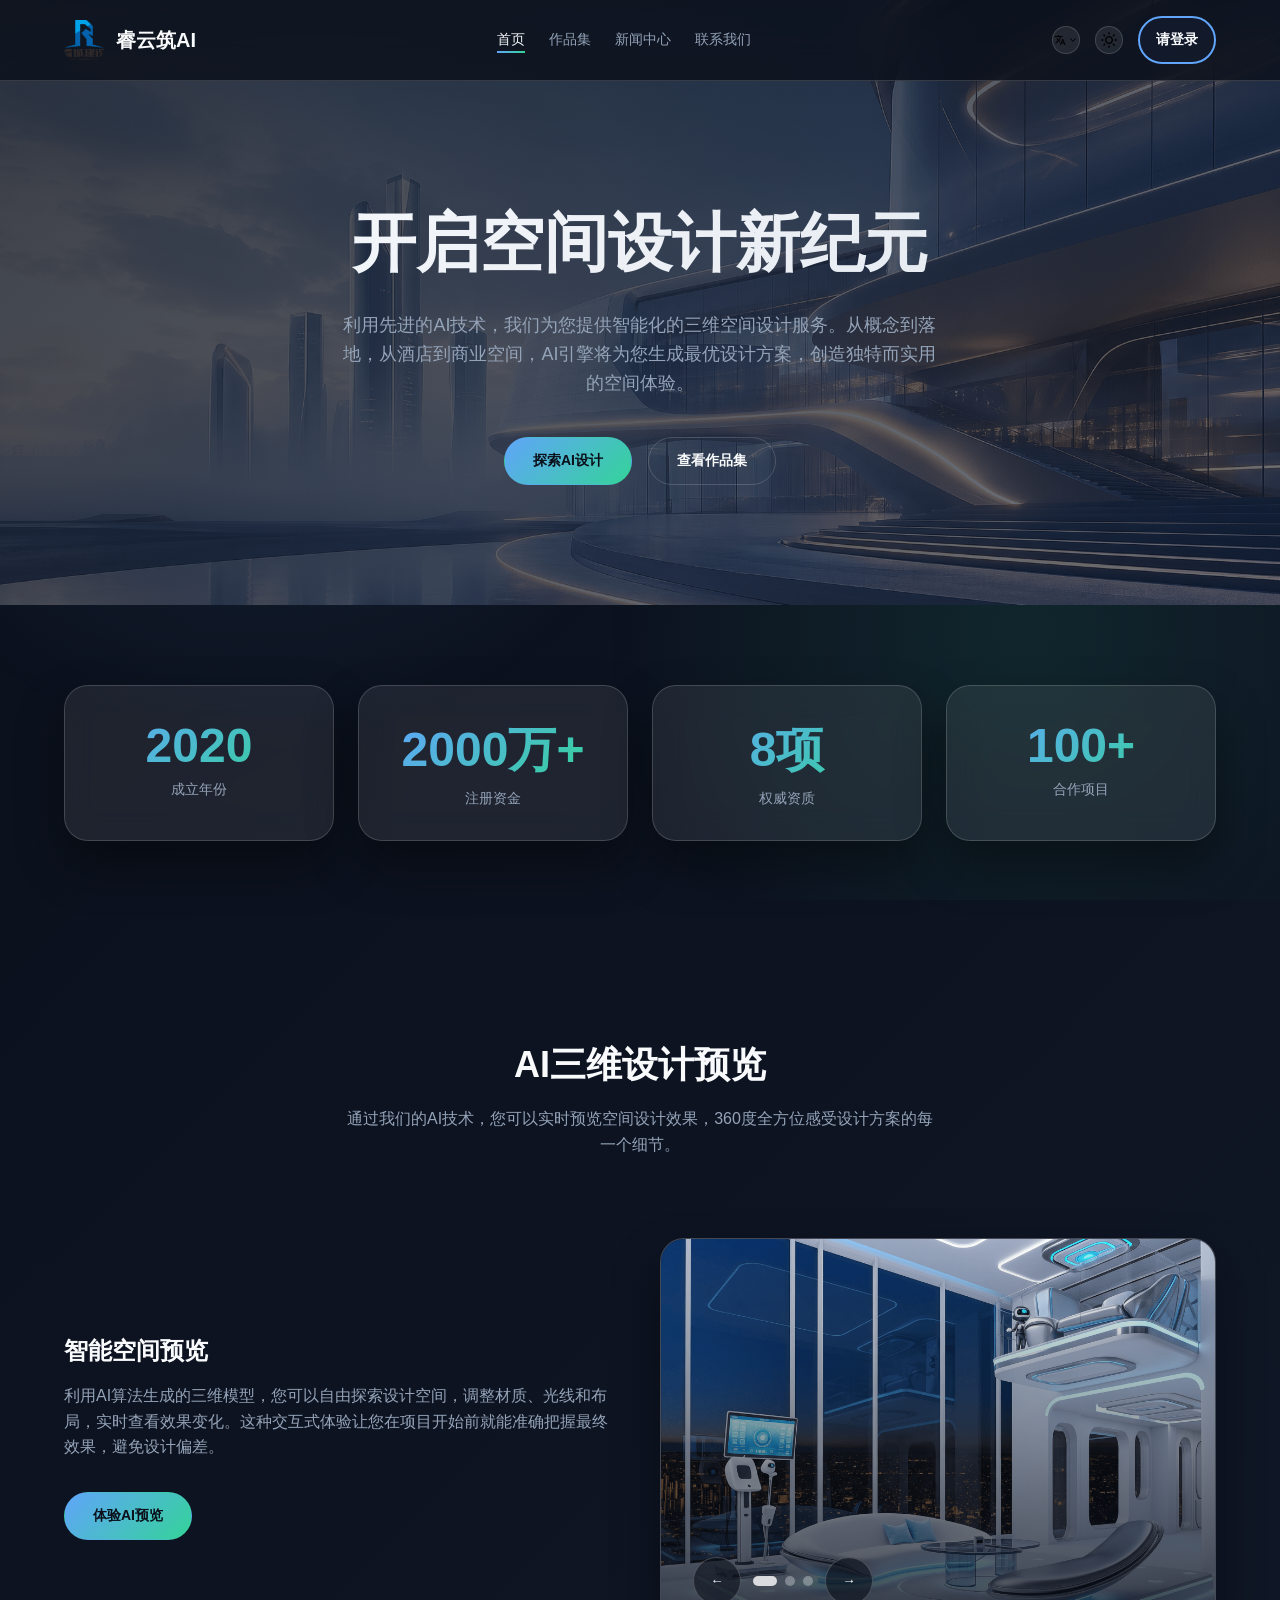
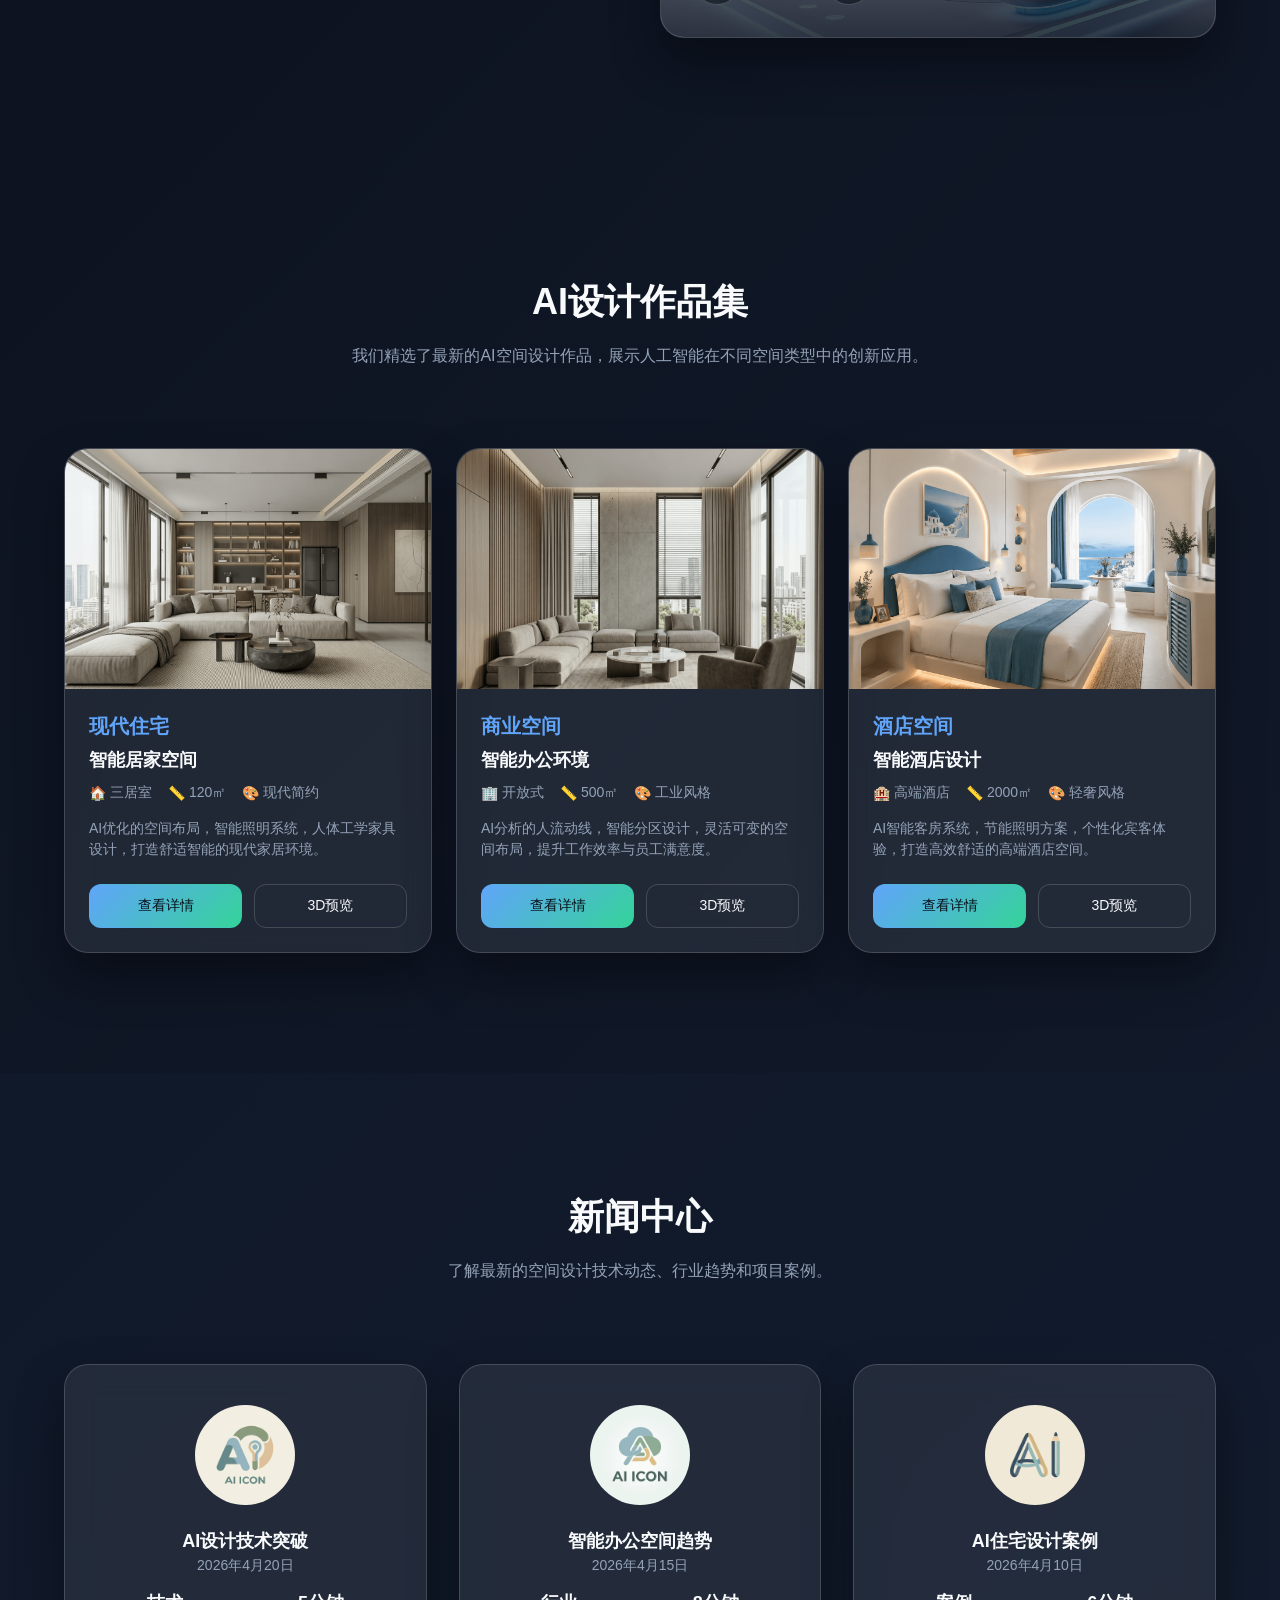
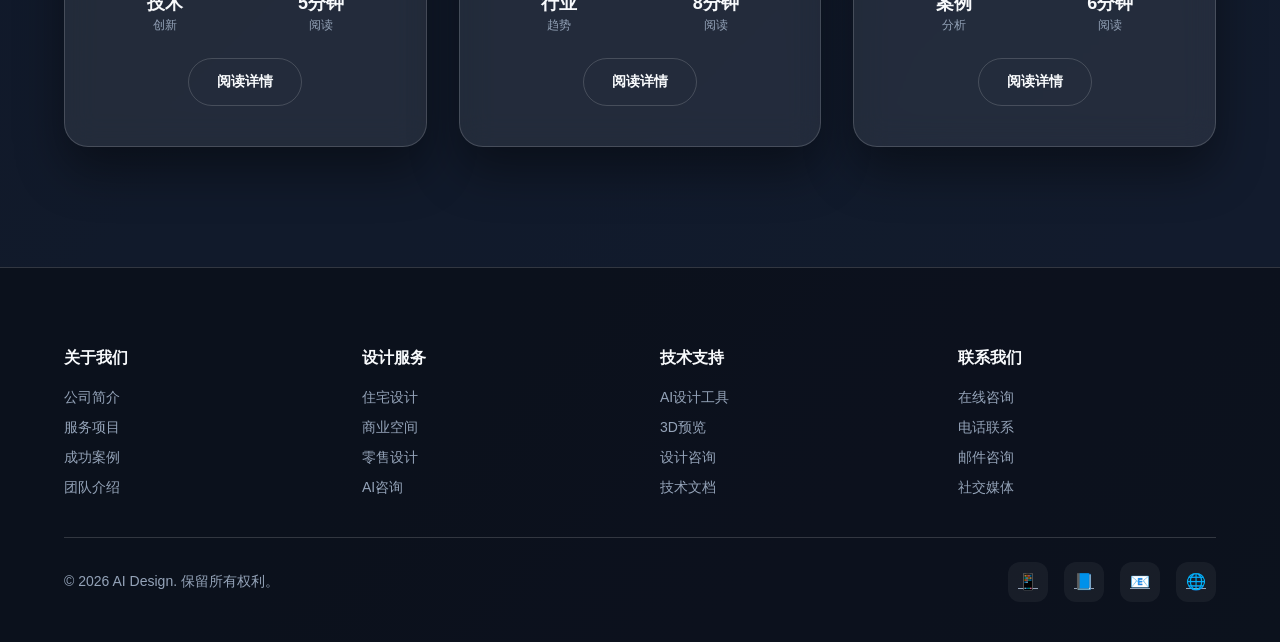
<file: index.html>
<!doctype html>
<html lang="zh-CN">
<head>
  <meta charset="UTF-8" />
  <meta name="viewport" content="width=device-width, initial-scale=1.0" />
  <title>睿云筑AI | 智能化设计平台</title>
  <link rel="stylesheet" href="styles/style.css" />
  <link rel="stylesheet" href="styles/themes.css" />
</head>
<body>
  <header>
    <div class="container header-content">
      <a href="#" class="logo">
        <img src="assets/logo.png" alt="Logo" class="logo-icon">
        <span>睿云筑AI</span>
      </a>
      <nav class="nav-links">
        <a href="#" class="active">首页</a>
        <a href="#properties">作品集</a>
        <a href="#agents">新闻中心</a>
        <a href="contact.html">联系我们</a>
      </nav>
      <div class="header-actions">
        <div class="language-switch-wrapper">
          <button class="language-switch" id="languageSwitch" type="button" aria-haspopup="true" aria-expanded="false" aria-label="切换语言">
            <span class="text">
              <svg xmlns="http://www.w3.org/2000/svg" aria-hidden="true" focusable="false" viewBox="0 0 24 24" class="option-icon">
                <path d="M0 0h24v24H0z" fill="none"></path>
                <path d="M12.87 15.07l-2.54-2.51.03-.03c1.74-1.94 2.98-4.17 3.71-6.53H17V4h-7V2H8v2H1v1.99h11.17C11.5 7.92 10.44 9.75 9 11.35 8.07 10.32 7.3 9.19 6.69 8h-2c.73 1.63 1.73 3.17 2.98 4.56l-5.09 5.02L4 19l5-5 3.11 3.11.76-2.04zM18.5 10h-2L12 22h2l1.12-3h4.75L21 22h2l-4.5-12zm-2.62 7l1.62-4.33L19.12 17h-3.24z"></path>
              </svg>
              <svg xmlns="http://www.w3.org/2000/svg" aria-hidden="true" focusable="false" viewBox="0 0 24 24" class="text-icon">
                <path d="M12,16c-0.3,0-0.5-0.1-0.7-0.3l-6-6c-0.4-0.4-0.4-1,0-1.4s1-0.4,1.4,0l5.3,5.3l5.3-5.3c0.4-0.4,1-0.4,1.4,0s0.4,1,0,1.4l-6,6C12.5,15.9,12.3,16,12,16z"></path>
              </svg>
            </span>
          </button>
          <div class="language-menu glass" id="languageMenu">
            <div class="language-items">
              <p class="language-title">简体中文</p>
              <div class="language-item">
                <a href="#" class="language-link">English</a>
              </div>
              <div class="language-item">
                <a href="#" class="language-link">日本語</a>
              </div>
              <div class="language-item">
                <a href="#" class="language-link">Español</a>
              </div>
            </div>
          </div>
        </div>
        <button class="theme-switch" id="themeSwitch" type="button" role="switch" aria-label="toggle dark mode">
          <span class="icon">
            <svg xmlns="http://www.w3.org/2000/svg" aria-hidden="true" focusable="false" viewBox="0 0 24 24" class="sun">
              <path d="M12,18c-3.3,0-6-2.7-6-6s2.7-6,6-6s6,2.7,6,6S15.3,18,12,18zM12,8c-2.2,0-4,1.8-4,4c0,2.2,1.8,4,4,4c2.2,0,4-1.8,4-4C16,9.8,14.2,8,12,8z"></path>
              <path d="M12,4c-0.6,0-1-0.4-1-1V1c0-0.6,0.4-1,1-1s1,0.4,1,1v2C13,3.6,12.6,4,12,4z"></path>
              <path d="M12,24c-0.6,0-1-0.4-1-1v-2c0-0.6,0.4-1,1-1s1,0.4,1,1v2C13,23.6,12.6,24,12,24z"></path>
              <path d="M5.6,6.6c-0.3,0-0.5-0.1-0.7-0.3L3.5,4.9c-0.4-0.4-0.4-1,0-1.4s1-0.4,1.4,0l1.4,1.4c0.4,0.4,0.4,1,0,1.4C6.2,6.5,5.9,6.6,5.6,6.6z"></path>
              <path d="M19.8,20.8c-0.3,0-0.5-0.1-0.7-0.3l-1.4-1.4c-0.4-0.4-0.4-1,0-1.4s1-0.4,1.4,0l1.4,1.4c0.4,0.4,0.4,1,0,1.4C20.3,20.7,20,20.8,19.8,20.8z"></path>
              <path d="M3,13H1c-0.6,0-1-0.4-1-1s0.4-1,1-1h2c0.6,0,1,0.4,1,1S3.6,13,3,13z"></path>
              <path d="M23,13h-2c-0.6,0-1-0.4-1-1s0.4-1,1-1h2c0.6,0,1,0.4,1,1S23.6,13,23,13z"></path>
              <path d="M4.2,20.8c-0.3,0-0.5-0.1-0.7-0.3c-0.4-0.4-0.4-1,0-1.4l1.4-1.4c0.4-0.4,1-0.4,1.4,0s0.4,1,0,1.4l-1.4,1.4C4.7,20.7,4.5,20.8,4.2,20.8z"></path>
              <path d="M18.4,6.6c-0.3,0-0.5-0.1-0.7-0.3c-0.4-0.4-0.4-1,0-1.4l1.4-1.4c0.4-0.4,1-0.4,1.4,0s0.4,1,0,1.4l-1.4,1.4C18.9,6.5,18.6,6.6,18.4,6.6z"></path>
            </svg>
            <svg xmlns="http://www.w3.org/2000/svg" aria-hidden="true" focusable="false" viewBox="0 0 24 24" class="moon">
              <path d="M12.1,22c-0.3,0-0.6,0-0.9,0c-5.5-0.5-9.5-5.4-9-10.9c0.4-4.8,4.2-8.6,9-9c0.4,0,0.8,0.2,1,0.5c0.2,0.3,0.2,0.8-0.1,1.1c-2,2.7-1.4,6.4,1.3,8.4c2.1,1.6,5,1.6,7.1,0c0.3-0.2,0.7-0.3,1.1-0.1c0.3,0.2,0.5,0.6,0.5,1c-0.2,2.7-1.5,5.1-3.6,6.8C16.6,21.2,14.4,22,12.1,22zM9.3,4.4c-2.9,1-5,3.6-5.2,6.8c-0.4,4.4,2.8,8.3,7.2,8.7c2.1,0.2,4.2-0.4,5.8-1.8c1.1-0.9,1.9-2.1,2.4-3.4c-2.5,0.9-5.3,0.5-7.5-1.1C9.2,11.4,8.1,7.7,9.3,4.4z"></path>
            </svg>
          </span>
        </button>
        <div class="user-profile">
          <button class="avatar-btn" id="avatarBtn" type="button" aria-label="用户菜单">
            <span class="avatar-icon">U</span>
            <span class="login-text">请登录</span>
          </button>
          <div class="avatar-menu glass" id="avatarMenu">
            <a href="#" class="menu-item">个人主页</a>
            <a href="#" class="menu-item">账号设置</a>
            <a href="#" class="menu-item">退出登录</a>
          </div>
        </div>
      </div>
    </div>
  </header>

  <main>
    <!-- Hero Section -->
    <section class="hero">
      <div class="container">
        <h1>开启空间设计新纪元</h1>
        <p>利用先进的AI技术，我们为您提供智能化的三维空间设计服务。从概念到落地，从酒店到商业空间，AI引擎将为您生成最优设计方案，创造独特而实用的空间体验。</p>
        <div class="hero-buttons">
          <button class="btn btn-primary">探索AI设计</button>
          <button class="btn btn-secondary">查看作品集</button>
        </div>
      </div>
    </section>

    <!-- Stats Section -->
    <section class="stats">
      <div class="container">
        <div class="stats-grid">
          <div class="stat-card glass">
            <h3 class="stat-number">2020</h3>
            <p class="stat-label">成立年份</p>
          </div>
          <div class="stat-card glass">
            <h3 class="stat-number">2000万+</h3>
            <p class="stat-label">注册资金</p>
          </div>
          <div class="stat-card glass">
            <h3 class="stat-number">8项</h3>
            <p class="stat-label">权威资质</p>
          </div>
          <div class="stat-card glass">
            <h3 class="stat-number">100+</h3>
            <p class="stat-label">合作项目</p>
          </div>
        </div>
      </div>
    </section>

    <!-- Virtual Tour Section -->
    <section class="virtual-tour">
      <div class="container">
        <div class="section-header">
          <h2 class="section-title">AI三维设计预览</h2>
          <p class="section-subtitle">通过我们的AI技术，您可以实时预览空间设计效果，360度全方位感受设计方案的每一个细节。</p>
        </div>
        <div class="tour-container">
          <div class="tour-info">
            <h3>智能空间预览</h3>
            <p>利用AI算法生成的三维模型，您可以自由探索设计空间，调整材质、光线和布局，实时查看效果变化。这种交互式体验让您在项目开始前就能准确把握最终效果，避免设计偏差。</p>
            <button class="btn btn-primary">体验AI预览</button>
          </div>
          <div class="tour-preview glass">
            <div class="carousel-container">
              <img src="assets/main-1.png" alt="AI三维设计预览1" class="carousel-image active">
              <img src="assets/main-2.png" alt="AI三维设计预览2" class="carousel-image">
              <img src="assets/main-3.png" alt="AI三维设计预览3" class="carousel-image">
            </div>
            <div class="tour-overlay">
              <div class="tour-controls">
                <button class="control-btn prev-btn">←</button>
                <div class="carousel-indicators">
                  <span class="indicator active" data-index="0"></span>
                  <span class="indicator" data-index="1"></span>
                  <span class="indicator" data-index="2"></span>
                </div>
                <button class="control-btn next-btn">→</button>
              </div>
            </div>
          </div>
        </div>
      </div>
    </section>

    <!-- Portfolio Section -->
    <section class="featured-listings" id="properties">
      <div class="container">
        <div class="section-header">
          <h2 class="section-title">AI设计作品集</h2>
          <p class="section-subtitle">我们精选了最新的AI空间设计作品，展示人工智能在不同空间类型中的创新应用。</p>
        </div>
        <div class="listings-grid">
          <div class="property-card glass">
            <div class="property-image">
              <span class="property-badge">住宅</span>
              <img src="./assets/footer-2.png" alt="现代住宅设计">
            </div>
            <div class="property-info">
              <h3 class="property-price">现代住宅</h3>
              <h4 class="property-title">智能居家空间</h4>
              <div class="property-details">
                <div class="detail-item">
                  <span>🏠</span>
                  <span>三居室</span>
                </div>
                <div class="detail-item">
                  <span>📏</span>
                  <span>120㎡</span>
                </div>
                <div class="detail-item">
                  <span>🎨</span>
                  <span>现代简约</span>
                </div>
              </div>
              <p class="property-description">AI优化的空间布局，智能照明系统，人体工学家具设计，打造舒适智能的现代家居环境。</p>
              <div class="property-actions">
                <button class="action-btn action-btn-primary">查看详情</button>
                <button class="action-btn action-btn-secondary">3D预览</button>
              </div>
            </div>
          </div>
          <div class="property-card glass">
            <div class="property-image">
              <span class="property-badge">商业</span>
              <img src="./assets/footer-1.png" alt="商业办公空间">
            </div>
            <div class="property-info">
              <h3 class="property-price">商业空间</h3>
              <h4 class="property-title">智能办公环境</h4>
              <div class="property-details">
                <div class="detail-item">
                  <span>🏢</span>
                  <span>开放式</span>
                </div>
                <div class="detail-item">
                  <span>📏</span>
                  <span>500㎡</span>
                </div>
                <div class="detail-item">
                  <span>🎨</span>
                  <span>工业风格</span>
                </div>
              </div>
              <p class="property-description">AI分析的人流动线，智能分区设计，灵活可变的空间布局，提升工作效率与员工满意度。</p>
              <div class="property-actions">
                <button class="action-btn action-btn-primary">查看详情</button>
                <button class="action-btn action-btn-secondary">3D预览</button>
              </div>
            </div>
          </div>
          <div class="property-card glass">
            <div class="property-image">
              <span class="property-badge">酒店</span>
              <img src="./assets/footer-3.png" alt="酒店空间设计">
            </div>
            <div class="property-info">
              <h3 class="property-price">酒店空间</h3>
              <h4 class="property-title">智能酒店设计</h4>
              <div class="property-details">
                <div class="detail-item">
                  <span>🏨</span>
                  <span>高端酒店</span>
                </div>
                <div class="detail-item">
                  <span>📏</span>
                  <span>2000㎡</span>
                </div>
                <div class="detail-item">
                  <span>🎨</span>
                  <span>轻奢风格</span>
                </div>
              </div>
              <p class="property-description">AI智能客房系统，节能照明方案，个性化宾客体验，打造高效舒适的高端酒店空间。</p>
              <div class="property-actions">
                <button class="action-btn action-btn-primary">查看详情</button>
                <button class="action-btn action-btn-secondary">3D预览</button>
              </div>
            </div>
          </div>
        </div>
      </div>
    </section>

    <!-- News Center -->
    <section class="agent-profiles" id="agents">
      <div class="container">
        <div class="section-header">
          <h2 class="section-title">新闻中心</h2>
          <p class="section-subtitle">了解最新的空间设计技术动态、行业趋势和项目案例。</p>
        </div>
        <div class="agents-grid">
          <div class="agent-card glass">
            <img src="assets/ai-icon-1.png" alt="AI图标1" class="agent-avatar">
            <h3 class="agent-name">AI设计技术突破</h3>
            <p class="agent-title">2026年4月20日</p>
            <div class="agent-stats">
              <div class="agent-stat">
                <p class="agent-stat-number">技术</p>
                <p class="agent-stat-label">创新</p>
              </div>
              <div class="agent-stat">
                <p class="agent-stat-number">5分钟</p>
                <p class="agent-stat-label">阅读</p>
              </div>
            </div>
            <button class="btn btn-secondary">阅读详情</button>
          </div>
          <div class="agent-card glass">
            <img src="assets/ai-icon-2.png" alt="AI图标2" class="agent-avatar">
            <h3 class="agent-name">智能办公空间趋势</h3>
            <p class="agent-title">2026年4月15日</p>
            <div class="agent-stats">
              <div class="agent-stat">
                <p class="agent-stat-number">行业</p>
                <p class="agent-stat-label">趋势</p>
              </div>
              <div class="agent-stat">
                <p class="agent-stat-number">8分钟</p>
                <p class="agent-stat-label">阅读</p>
              </div>
            </div>
            <button class="btn btn-secondary">阅读详情</button>
          </div>
          <div class="agent-card glass">
            <img src="assets/ai-icon-3.png" alt="AI图标3" class="agent-avatar">
            <h3 class="agent-name">AI住宅设计案例</h3>
            <p class="agent-title">2026年4月10日</p>
            <div class="agent-stats">
              <div class="agent-stat">
                <p class="agent-stat-number">案例</p>
                <p class="agent-stat-label">分析</p>
              </div>
              <div class="agent-stat">
                <p class="agent-stat-number">6分钟</p>
                <p class="agent-stat-label">阅读</p>
              </div>
            </div>
            <button class="btn btn-secondary">阅读详情</button>
          </div>
        </div>
      </div>
    </section>
  </main>

  <footer>
    <div class="container">
      <div class="footer-content">
        <div class="footer-section">
          <h4>关于我们</h4>
          <div class="footer-links">
            <a href="#">公司简介</a>
            <a href="#">服务项目</a>
            <a href="#">成功案例</a>
            <a href="#">团队介绍</a>
          </div>
        </div>
        <div class="footer-section">
          <h4>设计服务</h4>
          <div class="footer-links">
            <a href="#">住宅设计</a>
            <a href="#">商业空间</a>
            <a href="#">零售设计</a>
            <a href="#">AI咨询</a>
          </div>
        </div>
        <div class="footer-section">
          <h4>技术支持</h4>
          <div class="footer-links">
            <a href="#">AI设计工具</a>
            <a href="#">3D预览</a>
            <a href="#">设计咨询</a>
            <a href="#">技术文档</a>
          </div>
        </div>
        <div class="footer-section">
          <h4>联系我们</h4>
          <div class="footer-links">
            <a href="contact.html">在线咨询</a>
            <a href="#">电话联系</a>
            <a href="#">邮件咨询</a>
            <a href="#">社交媒体</a>
          </div>
        </div>
      </div>
      <div class="footer-bottom">
        <p>&copy; 2026 AI Design. 保留所有权利。</p>
        <div class="social-links">
          <a href="#" class="social-link">📱</a>
          <a href="#" class="social-link">📘</a>
          <a href="#" class="social-link">📧</a>
          <a href="#" class="social-link">🌐</a>
        </div>
      </div>
    </div>
  </footer>

  <script src="js/script.js"></script>
</body>
</html>
</file>
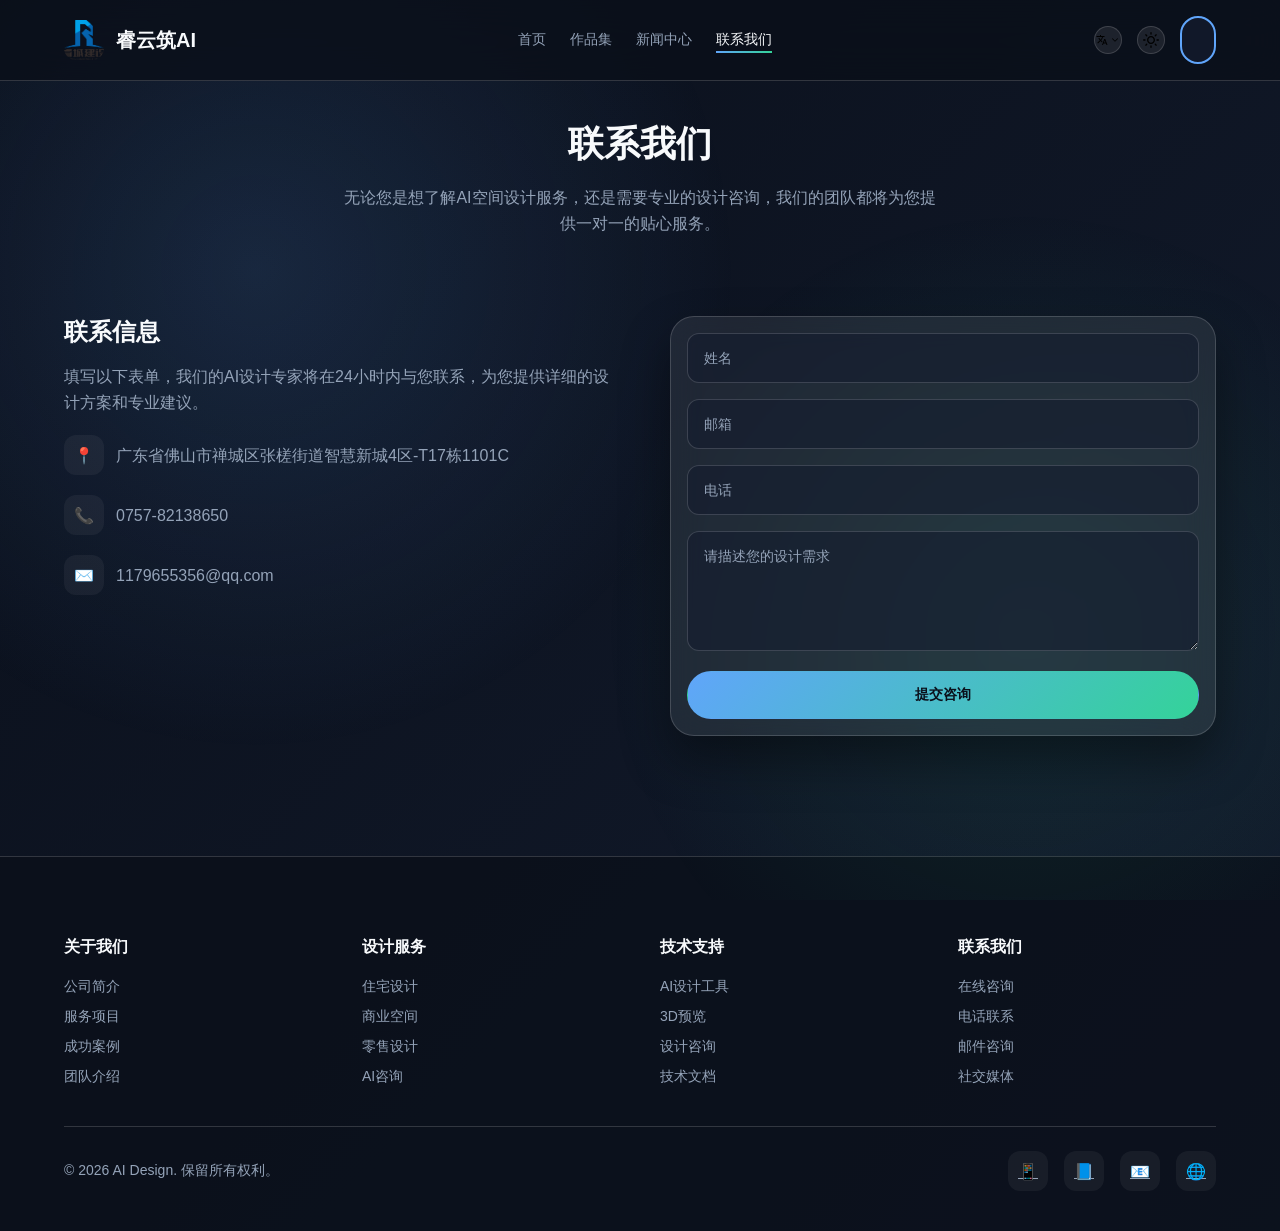
<file: contact.html>
<!doctype html>
<html lang="zh-CN">
<head>
  <meta charset="UTF-8" />
  <meta name="viewport" content="width=device-width, initial-scale=1.0" />
  <title>联系我们 | 睿云筑AI</title>
  <link rel="stylesheet" href="styles/style.css" />
  <link rel="stylesheet" href="styles/themes.css" />
</head>
<body>
  <header>
    <div class="container header-content">
      <a href="index.html" class="logo">
        <img src="assets/logo.png" alt="Logo" class="logo-icon">
        <span>睿云筑AI</span>
      </a>
      <nav class="nav-links">
        <a href="index.html">首页</a>
        <a href="index.html#properties">作品集</a>
        <a href="index.html#agents">新闻中心</a>
        <a href="contact.html" class="active">联系我们</a>
      </nav>
      <div class="header-actions">
        <div class="language-switch-wrapper">
          <button class="language-switch" id="languageSwitch" type="button" aria-haspopup="true" aria-expanded="false" aria-label="切换语言">
            <span class="text">
              <svg xmlns="http://www.w3.org/2000/svg" aria-hidden="true" focusable="false" viewBox="0 0 24 24" class="option-icon">
                <path d="M0 0h24v24H0z" fill="none"></path>
                <path d="M12.87 15.07l-2.54-2.51.03-.03c1.74-1.94 2.98-4.17 3.71-6.53H17V4h-7V2H8v2H1v1.99h11.17C11.5 7.92 10.44 9.75 9 11.35 8.07 10.32 7.3 9.19 6.69 8h-2c.73 1.63 1.73 3.17 2.98 4.56l-5.09 5.02L4 19l5-5 3.11 3.11.76-2.04zM18.5 10h-2L12 22h2l1.12-3h4.75L21 22h2l-4.5-12zm-2.62 7l1.62-4.33L19.12 17h-3.24z"></path>
              </svg>
              <svg xmlns="http://www.w3.org/2000/svg" aria-hidden="true" focusable="false" viewBox="0 0 24 24" class="text-icon">
                <path d="M12,16c-0.3,0-0.5-0.1-0.7-0.3l-6-6c-0.4-0.4-0.4-1,0-1.4s1-0.4,1.4,0l5.3,5.3l5.3-5.3c0.4-0.4,1-0.4,1.4,0s0.4,1,0,1.4l-6,6C12.5,15.9,12.3,16,12,16z"></path>
              </svg>
            </span>
          </button>
          <div class="language-menu glass" id="languageMenu">
            <div class="language-items">
              <p class="language-title">简体中文</p>
              <div class="language-item">
                <a href="#" class="language-link">English</a>
              </div>
              <div class="language-item">
                <a href="#" class="language-link">日本語</a>
              </div>
              <div class="language-item">
                <a href="#" class="language-link">Español</a>
              </div>
            </div>
          </div>
        </div>
        <button class="theme-switch" id="themeSwitch" type="button" role="switch" aria-label="toggle dark mode">
          <span class="icon">
            <svg xmlns="http://www.w3.org/2000/svg" aria-hidden="true" focusable="false" viewBox="0 0 24 24" class="sun">
              <path d="M12,18c-3.3,0-6-2.7-6-6s2.7-6,6-6s6,2.7,6,6S15.3,18,12,18zM12,8c-2.2,0-4,1.8-4,4c0,2.2,1.8,4,4,4c2.2,0,4-1.8,4-4C16,9.8,14.2,8,12,8z"></path>
              <path d="M12,4c-0.6,0-1-0.4-1-1V1c0-0.6,0.4-1,1-1s1,0.4,1,1v2C13,3.6,12.6,4,12,4z"></path>
              <path d="M12,24c-0.6,0-1-0.4-1-1v-2c0-0.6,0.4-1,1-1s1,0.4,1,1v2C13,23.6,12.6,24,12,24z"></path>
              <path d="M5.6,6.6c-0.3,0-0.5-0.1-0.7-0.3L3.5,4.9c-0.4-0.4-0.4-1,0-1.4s1-0.4,1.4,0l1.4,1.4c0.4,0.4,0.4,1,0,1.4C6.2,6.5,5.9,6.6,5.6,6.6z"></path>
              <path d="M19.8,20.8c-0.3,0-0.5-0.1-0.7-0.3l-1.4-1.4c-0.4-0.4-0.4-1,0-1.4s1-0.4,1.4,0l1.4,1.4c0.4,0.4,0.4,1,0,1.4C20.3,20.7,20,20.8,19.8,20.8z"></path>
              <path d="M3,13H1c-0.6,0-1-0.4-1-1s0.4-1,1-1h2c0.6,0,1,0.4,1,1S3.6,13,3,13z"></path>
              <path d="M23,13h-2c-0.6,0-1-0.4-1-1s0.4-1,1-1h2c0.6,0,1,0.4,1,1S23.6,13,23,13z"></path>
              <path d="M4.2,20.8c-0.3,0-0.5-0.1-0.7-0.3c-0.4-0.4-0.4-1,0-1.4l1.4-1.4c0.4-0.4,1-0.4,1.4,0s0.4,1,0,1.4l-1.4,1.4C4.7,20.7,4.5,20.8,4.2,20.8z"></path>
              <path d="M18.4,6.6c-0.3,0-0.5-0.1-0.7-0.3c-0.4-0.4-0.4-1,0-1.4l1.4-1.4c0.4-0.4,1-0.4,1.4,0s0.4,1,0,1.4l-1.4,1.4C18.9,6.5,18.6,6.6,18.4,6.6z"></path>
            </svg>
            <svg xmlns="http://www.w3.org/2000/svg" aria-hidden="true" focusable="false" viewBox="0 0 24 24" class="moon">
              <path d="M12.1,22c-0.3,0-0.6,0-0.9,0c-5.5-0.5-9.5-5.4-9-10.9c0.4-4.8,4.2-8.6,9-9c0.4,0,0.8,0.2,1,0.5c0.2,0.3,0.2,0.8-0.1,1.1c-2,2.7-1.4,6.4,1.3,8.4c2.1,1.6,5,1.6,7.1,0c0.3-0.2,0.7-0.3,1.1-0.1c0.3,0.2,0.5,0.6,0.5,1c-0.2,2.7-1.5,5.1-3.6,6.8C16.6,21.2,14.4,22,12.1,22zM9.3,4.4c-2.9,1-5,3.6-5.2,6.8c-0.4,4.4,2.8,8.3,7.2,8.7c2.1,0.2,4.2-0.4,5.8-1.8c1.1-0.9,1.9-2.1,2.4-3.4c-2.5,0.9-5.3,0.5-7.5-1.1C9.2,11.4,8.1,7.7,9.3,4.4z"></path>
            </svg>
          </span>
        </button>
        <div class="user-profile">
          <button class="avatar-btn" id="avatarBtn" type="button" aria-label="用户菜单">
            <span class="avatar-icon">U</span>
          </button>
          <div class="avatar-menu glass" id="avatarMenu">
            <a href="#" class="menu-item">个人主页</a>
            <a href="#" class="menu-item">账号设置</a>
            <a href="#" class="menu-item">退出登录</a>
          </div>
        </div>
      </div>
    </div>
  </header>

  <main>
    <!-- Contact Section -->
    <section class="contact" id="contact">
      <div class="container">
        <div class="section-header">
          <h2 class="section-title">联系我们</h2>
          <p class="section-subtitle">无论您是想了解AI空间设计服务，还是需要专业的设计咨询，我们的团队都将为您提供一对一的贴心服务。</p>
        </div>
        <div class="contact-container">
          <div class="contact-info">
            <h3>联系信息</h3>
            <p>填写以下表单，我们的AI设计专家将在24小时内与您联系，为您提供详细的设计方案和专业建议。</p>
            <div class="contact-details-center">
              <div class="contact-item">
                <div class="contact-icon">📍</div>
                <p class="contact-text">广东省佛山市禅城区张槎街道智慧新城4区-T17栋1101C</p>
              </div>
              <div class="contact-item">
                <div class="contact-icon">📞</div>
                <p class="contact-text">0757-82138650</p>
              </div>
              <div class="contact-item">
                <div class="contact-icon">✉️</div>
                <p class="contact-text">1179655356@qq.com</p>
              </div>
            </div>
          </div>
          <form class="contact-form glass">
            <div class="form-group">
              <input type="text" class="form-input" placeholder="姓名" required>
            </div>
            <div class="form-group">
              <input type="email" class="form-input" placeholder="邮箱" required>
            </div>
            <div class="form-group">
              <input type="tel" class="form-input" placeholder="电话" required>
            </div>
            <div class="form-group">
              <textarea class="form-input form-textarea" placeholder="请描述您的设计需求" required></textarea>
            </div>
            <button type="submit" class="btn btn-primary">提交咨询</button>
          </form>
        </div>
      </div>
    </section>
  </main>

  <footer>
    <div class="container">
      <div class="footer-content">
        <div class="footer-section">
          <h4>关于我们</h4>
          <div class="footer-links">
            <a href="#">公司简介</a>
            <a href="#">服务项目</a>
            <a href="#">成功案例</a>
            <a href="#">团队介绍</a>
          </div>
        </div>
        <div class="footer-section">
          <h4>设计服务</h4>
          <div class="footer-links">
            <a href="#">住宅设计</a>
            <a href="#">商业空间</a>
            <a href="#">零售设计</a>
            <a href="#">AI咨询</a>
          </div>
        </div>
        <div class="footer-section">
          <h4>技术支持</h4>
          <div class="footer-links">
            <a href="#">AI设计工具</a>
            <a href="#">3D预览</a>
            <a href="#">设计咨询</a>
            <a href="#">技术文档</a>
          </div>
        </div>
        <div class="footer-section">
          <h4>联系我们</h4>
          <div class="footer-links">
            <a href="contact.html">在线咨询</a>
            <a href="#">电话联系</a>
            <a href="#">邮件咨询</a>
            <a href="#">社交媒体</a>
          </div>
        </div>
      </div>
      <div class="footer-bottom">
        <p>&copy; 2026 AI Design. 保留所有权利。</p>
        <div class="social-links">
          <a href="#" class="social-link">📱</a>
          <a href="#" class="social-link">📘</a>
          <a href="#" class="social-link">📧</a>
          <a href="#" class="social-link">🌐</a>
        </div>
      </div>
    </div>
  </footer>

  <script src="js/script.js"></script>
</body>
</html>
</file>
<file: styles/style.css>
:root {
  --bg-0: #0a0f1a;
  --bg-1: #131c2e;
  --text-main: #f8fafc;
  --text-muted: #94a3b8;
  --brand-primary: #60a5fa;
  --brand-secondary: #34d399;
  --card: rgba(255, 255, 255, 0.08);
  --border: rgba(255, 255, 255, 0.16);
  --shadow: 0 24px 48px rgba(0, 0, 0, 0.4);
}

* {
  box-sizing: border-box;
}

body {
  margin: 0;
  font-family: 'Inter', 'Segoe UI', 'PingFang SC', 'Microsoft YaHei', sans-serif;
  color: var(--text-main);
  background: linear-gradient(135deg, var(--bg-0), var(--bg-1));
  min-height: 100vh;
  position: relative;
  overflow-x: hidden;
}

body::before {
  content: '';
  position: fixed;
  inset: 0;
  background: radial-gradient(circle at 20% 30%, rgba(96, 165, 250, 0.15), transparent 40%),
              radial-gradient(circle at 80% 70%, rgba(52, 211, 153, 0.1), transparent 35%);
  pointer-events: none;
  z-index: 0;
}

.container {
  max-width: 1200px;
  margin: 0 auto;
  padding: 0 24px;
  position: relative;
  z-index: 1;
}

.glass {
  background: var(--card);
  border: 1px solid var(--border);
  box-shadow: var(--shadow);
  backdrop-filter: blur(16px);
  -webkit-backdrop-filter: blur(16px);
  border-radius: 24px;
}

/* Header */
header {
  position: fixed;
  top: 0;
  left: 0;
  right: 0;
  background: var(--header-bg, rgba(10, 15, 26, 0.8));
  backdrop-filter: blur(20px);
  -webkit-backdrop-filter: blur(20px);
  border-bottom: 1px solid var(--border);
  z-index: 100;
  transition: all 0.3s ease;
}

.header-content {
  display: flex;
  align-items: center;
  justify-content: space-between;
  height: 80px;
}

.logo {
  display: flex;
  align-items: center;
  gap: 12px;
  font-size: 20px;
  font-weight: 700;
  color: var(--text-main);
  text-decoration: none;
}

.logo-icon {
  width: 40px;
  height: 40px;
  border-radius: 12px;
  object-fit: cover;
}

.nav-links {
  display: flex;
  gap: 24px;
  align-items: center;
}

.nav-links a {
  color: var(--text-muted);
  text-decoration: none;
  font-size: 14px;
  font-weight: 500;
  transition: all 0.2s ease;
  position: relative;
}

.nav-links a:hover,
.nav-links a.active {
  color: var(--text-main);
}

.nav-links a::after {
  content: '';
  position: absolute;
  bottom: -4px;
  left: 0;
  width: 0;
  height: 2px;
  background: linear-gradient(90deg, var(--brand-primary), var(--brand-secondary));
  transition: width 0.3s ease;
}

.nav-links a:hover::after,
.nav-links a.active::after {
  width: 100%;
}

.cta-button {
  background: linear-gradient(135deg, var(--brand-primary), var(--brand-secondary));
  color: #0a0f1a;
  border: none;
  padding: 12px 24px;
  border-radius: 999px;
  font-size: 14px;
  font-weight: 600;
  cursor: pointer;
  transition: all 0.2s ease;
}

.cta-button:hover {
  transform: translateY(-2px);
  box-shadow: 0 10px 20px rgba(96, 165, 250, 0.3);
}

/* User Profile */
.user-profile {
  position: relative;
}

.avatar-btn {
  width: 48px;
  height: 48px;
  border-radius: 50%;
  border: 2px solid var(--brand-primary);
  background: rgba(19, 28, 46, 0.8);
  color: var(--text-main);
  display: flex;
  align-items: center;
  justify-content: center;
  cursor: pointer;
  transition: all 0.3s ease;
  font-weight: 600;
  font-size: 16px;
}

.avatar-btn.logged-out {
  width: auto;
  border-radius: 999px;
  padding: 0 16px;
}

.avatar-icon {
  display: block;
}

.login-text {
  display: none;
  font-size: 14px;
}

.avatar-btn.logged-out .avatar-icon {
  display: none;
}

.avatar-btn.logged-out .login-text {
  display: block;
}

.avatar-btn:hover {
  transform: translateY(-2px);
  box-shadow: 0 8px 16px rgba(96, 165, 250, 0.3);
  border-color: var(--brand-secondary);
}

.avatar-menu {
  position: absolute;
  top: calc(100% + 12px);
  right: 0;
  min-width: 180px;
  border-radius: 12px;
  padding: 8px 0;
  opacity: 0;
  visibility: hidden;
  transform: translateY(-10px);
  transition: all 0.3s ease;
  z-index: 1000;
}

.avatar-menu.show {
  opacity: 1;
  visibility: visible;
  transform: translateY(0);
}

.menu-item {
  display: block;
  padding: 12px 20px;
  color: var(--text-main);
  text-decoration: none;
  font-size: 14px;
  transition: all 0.2s ease;
  border-radius: 0;
}

.menu-item:hover {
  background: rgba(255, 255, 255, 0.05);
}

.menu-item:last-child {
  color: #ef4444;
}

.menu-item:last-child:hover {
  background: rgba(239, 68, 68, 0.1);
}

/* Hero Section */
.hero {
  padding: 200px 0 120px;
  text-align: center;
  position: relative;
  background: url('../assets/bg.png') no-repeat center center;
  background-size: cover;
}

.hero::before {
  content: '';
  position: absolute;
  inset: 0;
  background: linear-gradient(135deg, rgba(10, 15, 26, 0.8), rgba(19, 28, 46, 0.6));
  z-index: 0;
}

.hero .container {
  position: relative;
  z-index: 1;
}

.hero h1 {
  font-size: clamp(36px, 5vw, 64px);
  font-weight: 800;
  margin: 0 0 24px;
  background: linear-gradient(135deg, var(--text-main), #e2e8f0);
  -webkit-background-clip: text;
  -webkit-text-fill-color: transparent;
  background-clip: text;
}

.hero p {
  font-size: 18px;
  color: var(--text-muted);
  max-width: 600px;
  margin: 0 auto 40px;
  line-height: 1.6;
}

.hero-buttons {
  display: flex;
  gap: 16px;
  justify-content: center;
  flex-wrap: wrap;
}

.btn {
  padding: 14px 28px;
  border-radius: 999px;
  font-size: 14px;
  font-weight: 600;
  cursor: pointer;
  transition: all 0.3s ease;
  border: 1px solid transparent;
}

.btn-primary {
  background: linear-gradient(135deg, var(--brand-primary), var(--brand-secondary));
  color: #0a0f1a;
}

.btn-primary:hover {
  transform: translateY(-2px);
  box-shadow: 0 12px 24px rgba(96, 165, 250, 0.3);
}

.btn-secondary {
  background: transparent;
  color: var(--text-main);
  border-color: var(--border);
}

.btn-secondary:hover {
  background: rgba(255, 255, 255, 0.05);
  border-color: rgba(255, 255, 255, 0.2);
}

/* Stats Section */
.stats {
  padding: 80px 0;
}

.stats-grid {
  display: grid;
  grid-template-columns: repeat(auto-fit, minmax(250px, 1fr));
  gap: 24px;
}

.stat-card {
  padding: 32px;
  text-align: center;
}

.stat-number {
  font-size: 48px;
  font-weight: 700;
  background: linear-gradient(135deg, var(--brand-primary), var(--brand-secondary));
  -webkit-background-clip: text;
  -webkit-text-fill-color: transparent;
  background-clip: text;
  margin: 0 0 8px;
}

.stat-label {
  color: var(--text-muted);
  font-size: 14px;
  margin: 0;
}

/* Virtual Tour Section */
.virtual-tour {
  padding: 120px 0;
}

.section-header {
  text-align: center;
  margin-bottom: 80px;
}

.section-title {
  font-size: 36px;
  font-weight: 700;
  margin: 0 0 16px;
}

.section-subtitle {
  color: var(--text-muted);
  font-size: 16px;
  max-width: 600px;
  margin: 0 auto;
  line-height: 1.6;
}

.tour-container {
  display: grid;
  grid-template-columns: 1fr 1fr;
  gap: 40px;
  align-items: center;
}

.tour-info h3 {
  font-size: 24px;
  font-weight: 600;
  margin: 0 0 16px;
}

.tour-info p {
  color: var(--text-muted);
  line-height: 1.6;
  margin: 0 0 32px;
}

.tour-preview {
  position: relative;
  height: 400px;
  border-radius: 24px;
  overflow: hidden;
}

.carousel-container {
  position: relative;
  width: 100%;
  height: 100%;
}

.carousel-image {
  position: absolute;
  top: 0;
  left: 0;
  width: 100%;
  height: 100%;
  object-fit: cover;
  opacity: 0;
  transition: opacity 0.5s ease;
}

.carousel-image.active {
  opacity: 1;
}

.tour-overlay {
  position: absolute;
  inset: 0;
  background: linear-gradient(to top, rgba(10, 15, 26, 0.8), transparent);
  display: flex;
  align-items: flex-end;
  padding: 32px;
}

.tour-controls {
  display: flex;
  gap: 12px;
  align-items: center;
}

.carousel-indicators {
  display: flex;
  gap: 8px;
}

.indicator {
  width: 10px;
  height: 10px;
  border-radius: 50%;
  background: rgba(255, 255, 255, 0.3);
  cursor: pointer;
  transition: all 0.3s ease;
}

.indicator.active {
  width: 24px;
  border-radius: 999px;
  background: rgba(255, 255, 255, 0.8);
}

.control-btn {
  width: 48px;
  height: 48px;
  border-radius: 50%;
  border: 1px solid rgba(255, 255, 255, 0.2);
  background: rgba(10, 15, 26, 0.6);
  color: var(--text-main);
  display: flex;
  align-items: center;
  justify-content: center;
  cursor: pointer;
  transition: all 0.2s ease;
}

.control-btn:hover {
  background: rgba(255, 255, 255, 0.1);
  border-color: rgba(255, 255, 255, 0.3);
}

/* Featured Listings */
.featured-listings {
  padding: 120px 0;
}

.listings-grid {
  display: grid;
  grid-template-columns: repeat(auto-fit, minmax(350px, 1fr));
  gap: 24px;
}

.property-card {
  overflow: hidden;
  transition: all 0.3s ease;
}

.property-card:hover {
  transform: translateY(-10px);
  box-shadow: 0 32px 64px rgba(0, 0, 0, 0.5);
}

.property-image {
  height: 240px;
  position: relative;
  overflow: hidden;
}

.property-image img {
  width: 100%;
  height: 100%;
  object-fit: cover;
  transition: transform 0.5s ease;
}

.property-card:hover .property-image img {
  transform: scale(1.05);
}

.property-badge {
  position: absolute;
  top: 16px;
  left: 16px;
  background: linear-gradient(135deg, var(--brand-primary), var(--brand-secondary));
  color: #0a0f1a;
  padding: 6px 12px;
  border-radius: 999px;
  font-size: 12px;
  font-weight: 600;
  opacity: 0;
  transform: translateY(-10px);
  transition: all 0.3s ease;
}

.property-card:hover .property-badge {
  opacity: 1;
  transform: translateY(0);
}

.property-info {
  padding: 24px;
}

.property-price {
  font-size: 20px;
  font-weight: 700;
  margin: 0 0 8px;
  color: var(--brand-primary);
}

.property-title {
  font-size: 18px;
  font-weight: 600;
  margin: 0 0 12px;
}

.property-details {
  display: flex;
  gap: 16px;
  margin-bottom: 16px;
}

.detail-item {
  display: flex;
  align-items: center;
  gap: 4px;
  font-size: 14px;
  color: var(--text-muted);
}

.property-description {
  font-size: 14px;
  color: var(--text-muted);
  line-height: 1.5;
  margin: 0 0 24px;
}

.property-actions {
  display: flex;
  gap: 12px;
}

.action-btn {
  flex: 1;
  padding: 12px;
  border-radius: 12px;
  font-size: 14px;
  font-weight: 500;
  cursor: pointer;
  transition: all 0.2s ease;
  border: 1px solid transparent;
}

.action-btn-primary {
  background: linear-gradient(135deg, var(--brand-primary), var(--brand-secondary));
  color: #0a0f1a;
}

.action-btn-secondary {
  background: transparent;
  color: var(--text-main);
  border-color: var(--border);
}

/* Agent Profiles */
.agent-profiles {
  padding: 120px 0;
  background: rgba(19, 28, 46, 0.5);
}

.agents-grid {
  display: grid;
  grid-template-columns: repeat(auto-fit, minmax(300px, 1fr));
  gap: 32px;
}

.agent-card {
  padding: 40px 24px;
  text-align: center;
  transition: all 0.3s ease;
}

.agent-card:hover {
  transform: translateY(-8px);
  box-shadow: 0 24px 48px rgba(0, 0, 0, 0.4);
}

.agent-avatar {
  width: 100px;
  height: 100px;
  border-radius: 50%;
  object-fit: cover;
  margin: 0 auto 20px;
}

.agent-name {
  font-size: 18px;
  font-weight: 600;
  margin: 0 0 4px;
}

.agent-title {
  color: var(--text-muted);
  font-size: 14px;
  margin: 0 0 16px;
}

.agent-stats {
  display: flex;
  justify-content: space-around;
  margin-bottom: 24px;
}

.agent-stat {
  text-align: center;
}

.agent-stat-number {
  font-size: 18px;
  font-weight: 600;
  margin: 0 0 2px;
}

.agent-stat-label {
  font-size: 12px;
  color: var(--text-muted);
  margin: 0;
}

/* Contact Section */
.contact {
  padding: 120px 0;
}

.contact-container {
  display: grid;
  grid-template-columns: 1fr 1fr;
  gap: 60px;
  align-items: start;
}

.contact-info h3 {
  font-size: 24px;
  font-weight: 600;
  margin: 0 0 16px;
}

.contact-info p {
  color: var(--text-muted);
  line-height: 1.6;
}

.contact-details {
  space-y: 16px;
}

.contact-details-center {
  space-y: 16px;
  text-align: center;
}

.contact-details-center .contact-item {
  justify-content: left;
  align-items: center;
}

.contact-item {
  display: flex;
  align-items: center;
  gap: 12px;
  margin: 20px 0;
}

.contact-icon {
  width: 40px;
  height: 40px;
  border-radius: 12px;
  background: rgba(255, 255, 255, 0.05);
  display: flex;
  align-items: center;
  justify-content: center;
}

.contact-text {
  color: var(--text-muted);
  margin: 0;
}

.contact-form {
  display: grid;
  gap: 16px;
  padding: 16px;
}

.form-group {
  position: relative;
}

.form-input {
  width: 100%;
  padding: 16px;
  border: 1px solid var(--border);
  border-radius: 12px;
  background: rgba(19, 28, 46, 0.6);
  color: var(--text-main);
  font-size: 14px;
  transition: all 0.2s ease;
}

.form-input:focus {
  outline: none;
  border-color: var(--brand-primary);
  box-shadow: 0 0 0 3px rgba(96, 165, 250, 0.1);
}

.form-input::placeholder {
  color: var(--text-muted);
}

.form-textarea {
  resize: vertical;
  min-height: 120px;
}

/* Footer */
footer {
  background: rgba(10, 15, 26, 0.8);
  border-top: 1px solid var(--border);
  padding: 80px 0 40px;
}

.footer-content {
  display: grid;
  grid-template-columns: repeat(auto-fit, minmax(250px, 1fr));
  gap: 40px;
  margin-bottom: 40px;
}

.footer-section h4 {
  font-size: 16px;
  font-weight: 600;
  margin: 0 0 20px;
}

.footer-links {
  display: flex;
  flex-direction: column;
  gap: 12px;
}

.footer-links a {
  color: var(--text-muted);
  text-decoration: none;
  font-size: 14px;
  transition: color 0.2s ease;
}

.footer-links a:hover {
  color: var(--text-main);
}

.footer-bottom {
  border-top: 1px solid var(--border);
  padding-top: 24px;
  display: flex;
  justify-content: space-between;
  align-items: center;
  flex-wrap: wrap;
  gap: 16px;
}

.footer-bottom p {
  color: var(--text-muted);
  font-size: 14px;
  margin: 0;
}

.social-links {
  display: flex;
  gap: 16px;
}

.social-link {
  width: 40px;
  height: 40px;
  border-radius: 12px;
  background: rgba(255, 255, 255, 0.05);
  display: flex;
  align-items: center;
  justify-content: center;
  color: var(--text-muted);
  transition: all 0.2s ease;
}

.social-link:hover {
  background: rgba(255, 255, 255, 0.1);
  color: var(--text-main);
}

/* Responsive */
@media (max-width: 768px) {
  .container {
    padding: 0 16px;
  }

  .header-content {
    flex-direction: column;
    height: auto;
    padding: 16px 0;
    gap: 12px;
  }

  .nav-links {
    gap: 16px;
  }

  .hero {
    padding: 160px 0 80px;
  }

  .hero h1 {
    font-size: 36px;
  }

  .hero-buttons {
    flex-direction: column;
    align-items: center;
  }

  .btn {
    width: 100%;
    max-width: 300px;
  }

  .tour-container,
  .contact-container {
    grid-template-columns: 1fr;
    gap: 40px;
  }

  .listings-grid {
    grid-template-columns: 1fr;
  }

  .footer-bottom {
    flex-direction: column;
    text-align: center;
  }
}
</file>
<file: styles/themes.css>
.header-actions {
  display: flex;
  align-items: center;
  gap: 15px;
}

.theme-switch {
  background: rgba(255, 255, 255, 0.08);
  border: 1px solid rgba(255, 255, 255, 0.15);
  border-radius: 999px;
  cursor: pointer;
  display: flex;
  align-items: center;
  justify-content: center;
  height: 28px;
  width: 28px;
  transition: all 0.2s ease;
}

.theme-switch:hover {
  background: rgba(255, 255, 255, 0.12);
  border-color: rgba(255, 255, 255, 0.25);
  box-shadow: 0 4px 12px rgba(0, 0, 0, 0.3);
}

.theme-switch:focus-visible {
  outline: 2px solid var(--brand-primary);
  outline-offset: 2px;
}

.theme-switch .icon {
  display: flex;
  align-items: center;
  justify-content: center;
  position: relative;
}

.theme-switch svg {
  width: 16px;
  height: 16px;
  transition: all 0.3s ease;
}

.theme-switch .sun {
  display: block;
  color: #ffffff;
}

.theme-switch .moon {
  display: none;
  color: #ffffff;
}

[data-theme="light"] .theme-switch {
  background: rgba(0, 0, 0, 0.08);
  border-color: rgba(0, 0, 0, 0.15);
}

[data-theme="light"] .theme-switch:hover {
  background: rgba(0, 0, 0, 0.12);
  box-shadow: 0 4px 12px rgba(0, 0, 0, 0.15);
}

[data-theme="light"] .theme-switch .sun {
  display: none;
}

[data-theme="light"] .theme-switch .moon {
  display: block;
}

[data-theme="light"] .theme-switch svg {
  color: #1e293b;
}

[data-theme="light"] .theme-switch:hover svg {
  color: #0a0f1a;
}

.language-switch-wrapper {
  position: relative;
}

.language-switch {
  background: rgba(255, 255, 255, 0.08);
  border: 1px solid rgba(255, 255, 255, 0.15);
  border-radius: 999px;
  cursor: pointer;
  display: flex;
  align-items: center;
  justify-content: center;
  height: 28px;
  width: 28px;
  transition: all 0.2s ease;
  padding: 0;
}

.language-switch:hover {
  background: rgba(255, 255, 255, 0.12);
  border-color: rgba(255, 255, 255, 0.25);
  box-shadow: 0 4px 12px rgba(0, 0, 0, 0.3);
}

.language-switch:focus-visible {
  outline: 2px solid var(--brand-primary);
  outline-offset: 2px;
}

.language-switch .text {
  display: flex;
  align-items: center;
  gap: 2px;
}

.language-switch .option-icon {
  width: 12px;
  height: 12px;
  color: #ffffff;
}

.language-switch .text-icon {
  width: 10px;
  height: 10px;
  color: #ffffff;
  transition: transform 0.2s ease;
}

.language-switch:hover .option-icon,
.language-switch:hover .text-icon {
  color: #ffffff;
}

[data-theme="light"] .language-switch {
  background: rgba(0, 0, 0, 0.08);
  border-color: rgba(0, 0, 0, 0.15);
}

[data-theme="light"] .language-switch:hover {
  background: rgba(0, 0, 0, 0.12);
  box-shadow: 0 4px 12px rgba(0, 0, 0, 0.15);
}

[data-theme="light"] .language-switch .option-icon {
  color: #1e293b;
}

[data-theme="light"] .language-switch .text-icon {
  color: #1e293b;
}

[data-theme="light"] .language-switch:hover .option-icon,
[data-theme="light"] .language-switch:hover .text-icon {
  color: #0a0f1a;
}

.language-switch.expanded .text-icon {
  transform: rotate(180deg);
}

.language-menu {
  position: absolute;
  top: calc(100% + 8px);
  right: 0;
  min-width: 180px;
  border-radius: 12px;
  padding: 8px 0;
  opacity: 0;
  visibility: hidden;
  transform: translateY(-8px);
  transition: all 0.2s ease;
  z-index: 1000;
}

.language-menu.show {
  opacity: 1;
  visibility: visible;
  transform: translateY(0);
}

.language-items {
  padding: 0;
  margin: 0;
}

.language-title {
  padding: 8px 16px;
  font-size: 12px;
  color: var(--text-muted);
  margin: 0;
  border-bottom: 1px solid var(--border);
}

.language-item {
  padding: 0;
}

.language-link {
  display: block;
  padding: 10px 16px;
  color: var(--text-main);
  text-decoration: none;
  font-size: 14px;
  transition: all 0.2s ease;
}

.language-link:hover {
  background: rgba(255, 255, 255, 0.05);
}

[data-theme="light"] {
  --bg-0: #ffffff;
  --bg-1: #f1f5f9;
  --text-main: #1e293b;
  --text-muted: #64748b;
  --brand-primary: #3b82f6;
  --brand-secondary: #10b981;
  --card: rgba(255, 255, 255, 0.8);
  --border: rgba(0, 0, 0, 0.1);
  --shadow: 0 24px 48px rgba(0, 0, 0, 0.1);
  --header-bg: rgba(255, 255, 255, 0.9);
  --header-bg-scrolled: rgba(255, 255, 255, 0.95);
}

[data-theme="dark"] {
  --bg-0: #0a0f1a;
  --bg-1: #131c2e;
  --text-main: #f8fafc;
  --text-muted: #94a3b8;
  --brand-primary: #60a5fa;
  --brand-secondary: #34d399;
  --card: rgba(255, 255, 255, 0.08);
  --border: rgba(255, 255, 255, 0.16);
  --shadow: 0 24px 48px rgba(0, 0, 0, 0.4);
  --header-bg: rgba(10, 15, 26, 0.8);
  --header-bg-scrolled: rgba(10, 15, 26, 0.95);
}

[data-theme="light"] body {
  background: linear-gradient(135deg, var(--bg-0), var(--bg-1));
}

[data-theme="light"] body::before {
  background: radial-gradient(circle at 20% 30%, rgba(59, 130, 246, 0.08), transparent 40%),
              radial-gradient(circle at 80% 70%, rgba(16, 185, 129, 0.05), transparent 35%);
}

[data-theme="light"] header {
  background: var(--header-bg);
  border-bottom-color: rgba(0, 0, 0, 0.08);
}

[data-theme="light"] header.scrolled {
  background: var(--header-bg-scrolled);
  box-shadow: 0 4px 20px rgba(0, 0, 0, 0.1);
}

[data-theme="dark"] header.scrolled {
  background: var(--header-bg-scrolled);
  box-shadow: 0 4px 20px rgba(0, 0, 0, 0.3);
}

[data-theme="light"] .hero::before {
  background: linear-gradient(135deg, rgba(255, 255, 255, 0.9), rgba(241, 245, 249, 0.7));
}

[data-theme="light"] .hero h1 {
  background: linear-gradient(135deg, var(--text-main), #475569);
  -webkit-background-clip: text;
  -webkit-text-fill-color: transparent;
  background-clip: text;
}

[data-theme="light"] .hero p {
  color: var(--text-muted);
}

[data-theme="light"] .agent-profiles {
  background: rgba(241, 245, 249, 0.5);
}

[data-theme="light"] footer {
  background: rgba(255, 255, 255, 0.9);
  border-top-color: rgba(0, 0, 0, 0.08);
}

[data-theme="light"] footer p {
  color: var(--text-muted);
}

[data-theme="light"] .glass {
  background: rgba(255, 255, 255, 0.9);
  border-color: rgba(0, 0, 0, 0.08);
}

[data-theme="light"] .avatar-btn {
  background: rgba(241, 245, 249, 0.8);
  border-color: var(--brand-primary);
  color: var(--text-main);
}

[data-theme="light"] .avatar-btn:hover {
  border-color: var(--brand-secondary);
}

[data-theme="light"] .form-input {
  background: rgba(241, 245, 249, 0.6);
  color: var(--text-main);
}

[data-theme="light"] .form-input::placeholder {
  color: var(--text-muted);
}

[data-theme="light"] .social-link,
[data-theme="light"] .contact-icon {
  background: rgba(0, 0, 0, 0.05);
  color: var(--text-muted);
}

[data-theme="light"] .social-link:hover {
  background: rgba(0, 0, 0, 0.1);
  color: var(--text-main);
}

[data-theme="light"] .menu-item:hover,
[data-theme="light"] .language-link:hover {
  background: rgba(0, 0, 0, 0.05);
}

[data-theme="light"] .menu-item:last-child:hover {
  background: rgba(239, 68, 68, 0.1);
}

[data-theme="light"] .language-switch,
[data-theme="light"] .theme-switch {
  background: rgba(0, 0, 0, 0.05);
  border-color: rgba(0, 0, 0, 0.1);
}

[data-theme="light"] .language-switch:hover,
[data-theme="light"] .theme-switch:hover {
  background: rgba(0, 0, 0, 0.08);
  border-color: rgba(0, 0, 0, 0.18);
}

[data-theme="light"] .stat-card,
[data-theme="light"] .property-card,
[data-theme="light"] .agent-card {
  background: rgba(255, 255, 255, 0.95);
  border-color: rgba(0, 0, 0, 0.08);
}

[data-theme="light"] .property-badge {
  color: #ffffff;
}

[data-theme="light"] .btn-primary {
  color: #ffffff;
  background: linear-gradient(135deg, var(--brand-primary), var(--brand-secondary));
}

[data-theme="light"] .btn-primary:hover {
  box-shadow: 0 12px 24px rgba(59, 130, 246, 0.3);
}

[data-theme="light"] .btn-secondary {
  color: var(--text-main);
  border-color: rgba(0, 0, 0, 0.15);
  background: rgba(0, 0, 0, 0.02);
}

[data-theme="light"] .btn-secondary:hover {
  background: rgba(0, 0, 0, 0.08);
  border-color: rgba(0, 0, 0, 0.25);
}

[data-theme="light"] .action-btn-primary {
  color: #ffffff;
  background: linear-gradient(135deg, var(--brand-primary), var(--brand-secondary));
}

[data-theme="light"] .action-btn-secondary {
  color: var(--text-main);
  border-color: rgba(0, 0, 0, 0.15);
  background: rgba(0, 0, 0, 0.02);
}

[data-theme="light"] .action-btn-secondary:hover {
  background: rgba(0, 0, 0, 0.08);
  border-color: rgba(0, 0, 0, 0.25);
}

[data-theme="light"] .control-btn {
  background: rgba(255, 255, 255, 0.8);
  border-color: rgba(0, 0, 0, 0.1);
  color: var(--text-main);
}

[data-theme="light"] .control-btn:hover {
  background: rgba(255, 255, 255, 1);
  border-color: rgba(0, 0, 0, 0.2);
}

[data-theme="light"] .indicator {
  background: rgba(0, 0, 0, 0.2);
}

[data-theme="light"] .indicator.active {
  background: rgba(0, 0, 0, 0.6);
}

@keyframes fadeIn {
  from {
    opacity: 0;
  }
  to {
    opacity: 1;
  }
}

.theme-transition {
  animation: fadeIn 0.3s ease;
}
</file>
